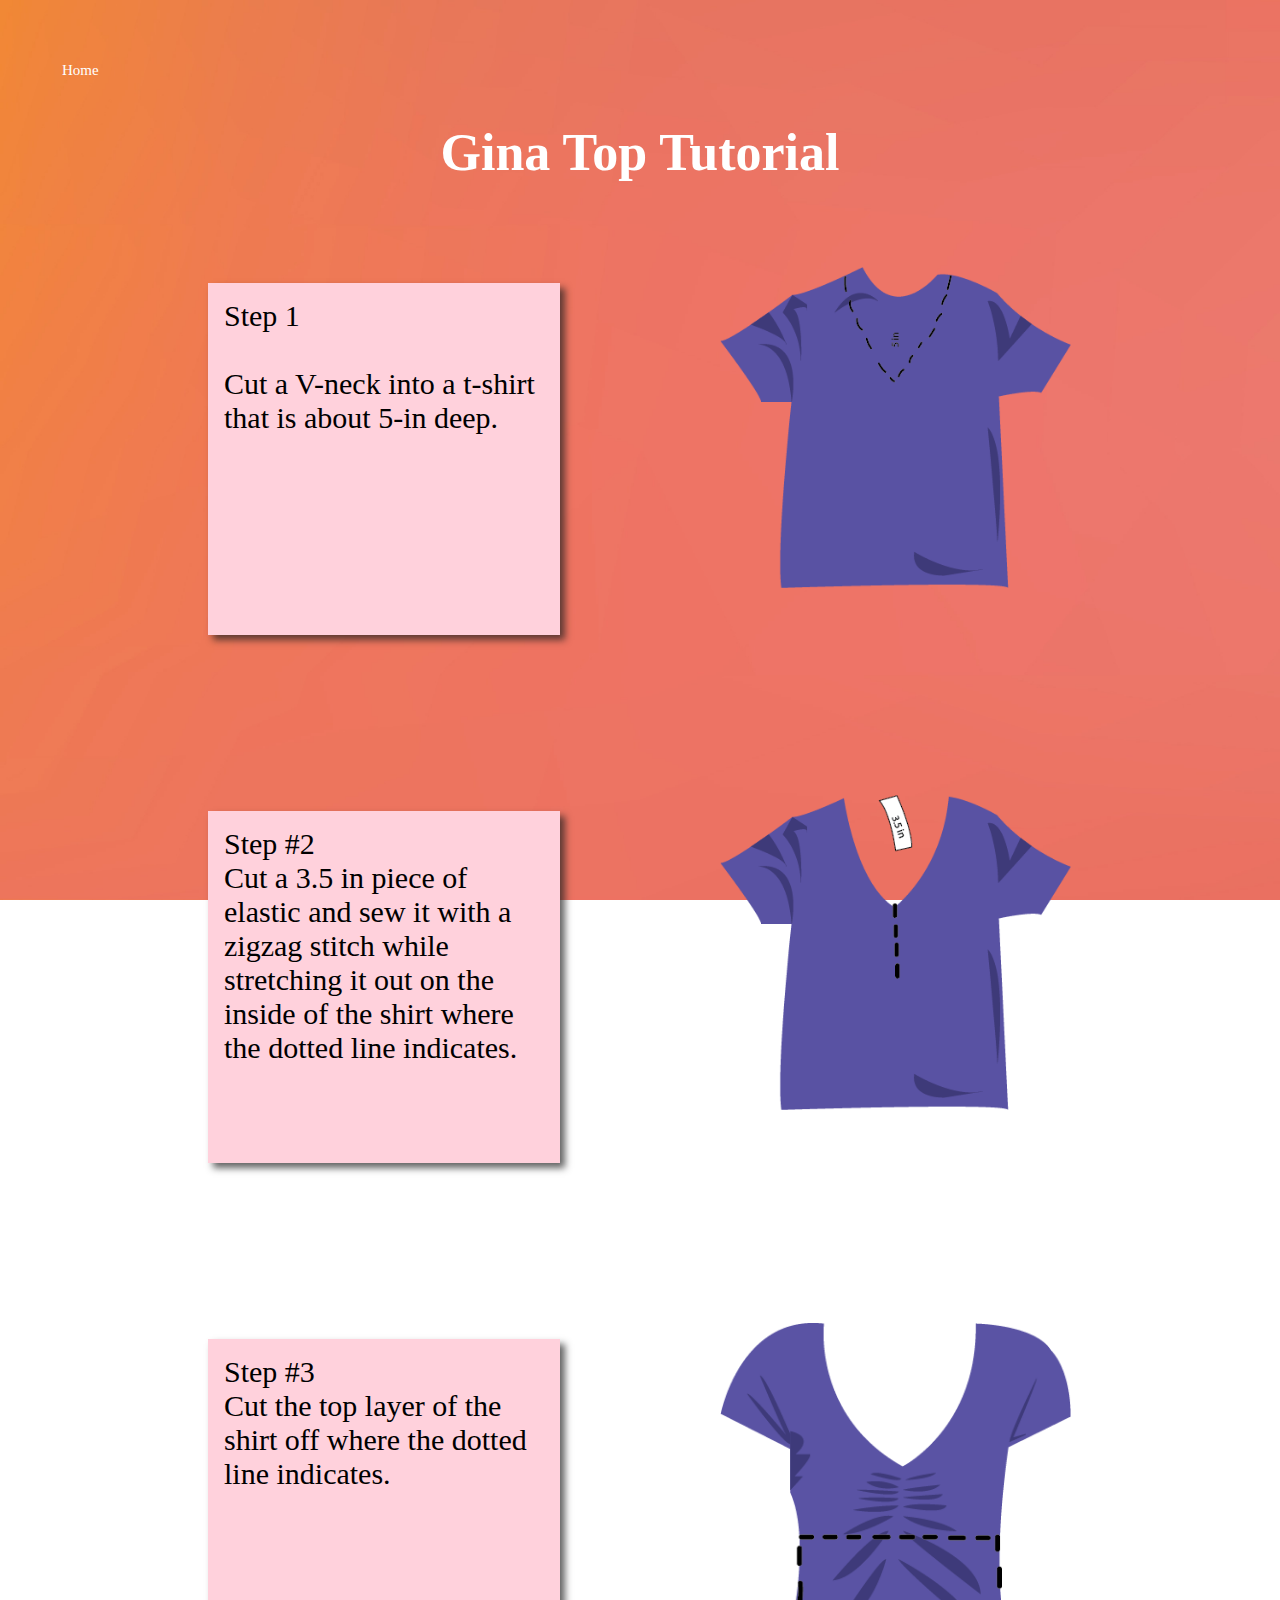
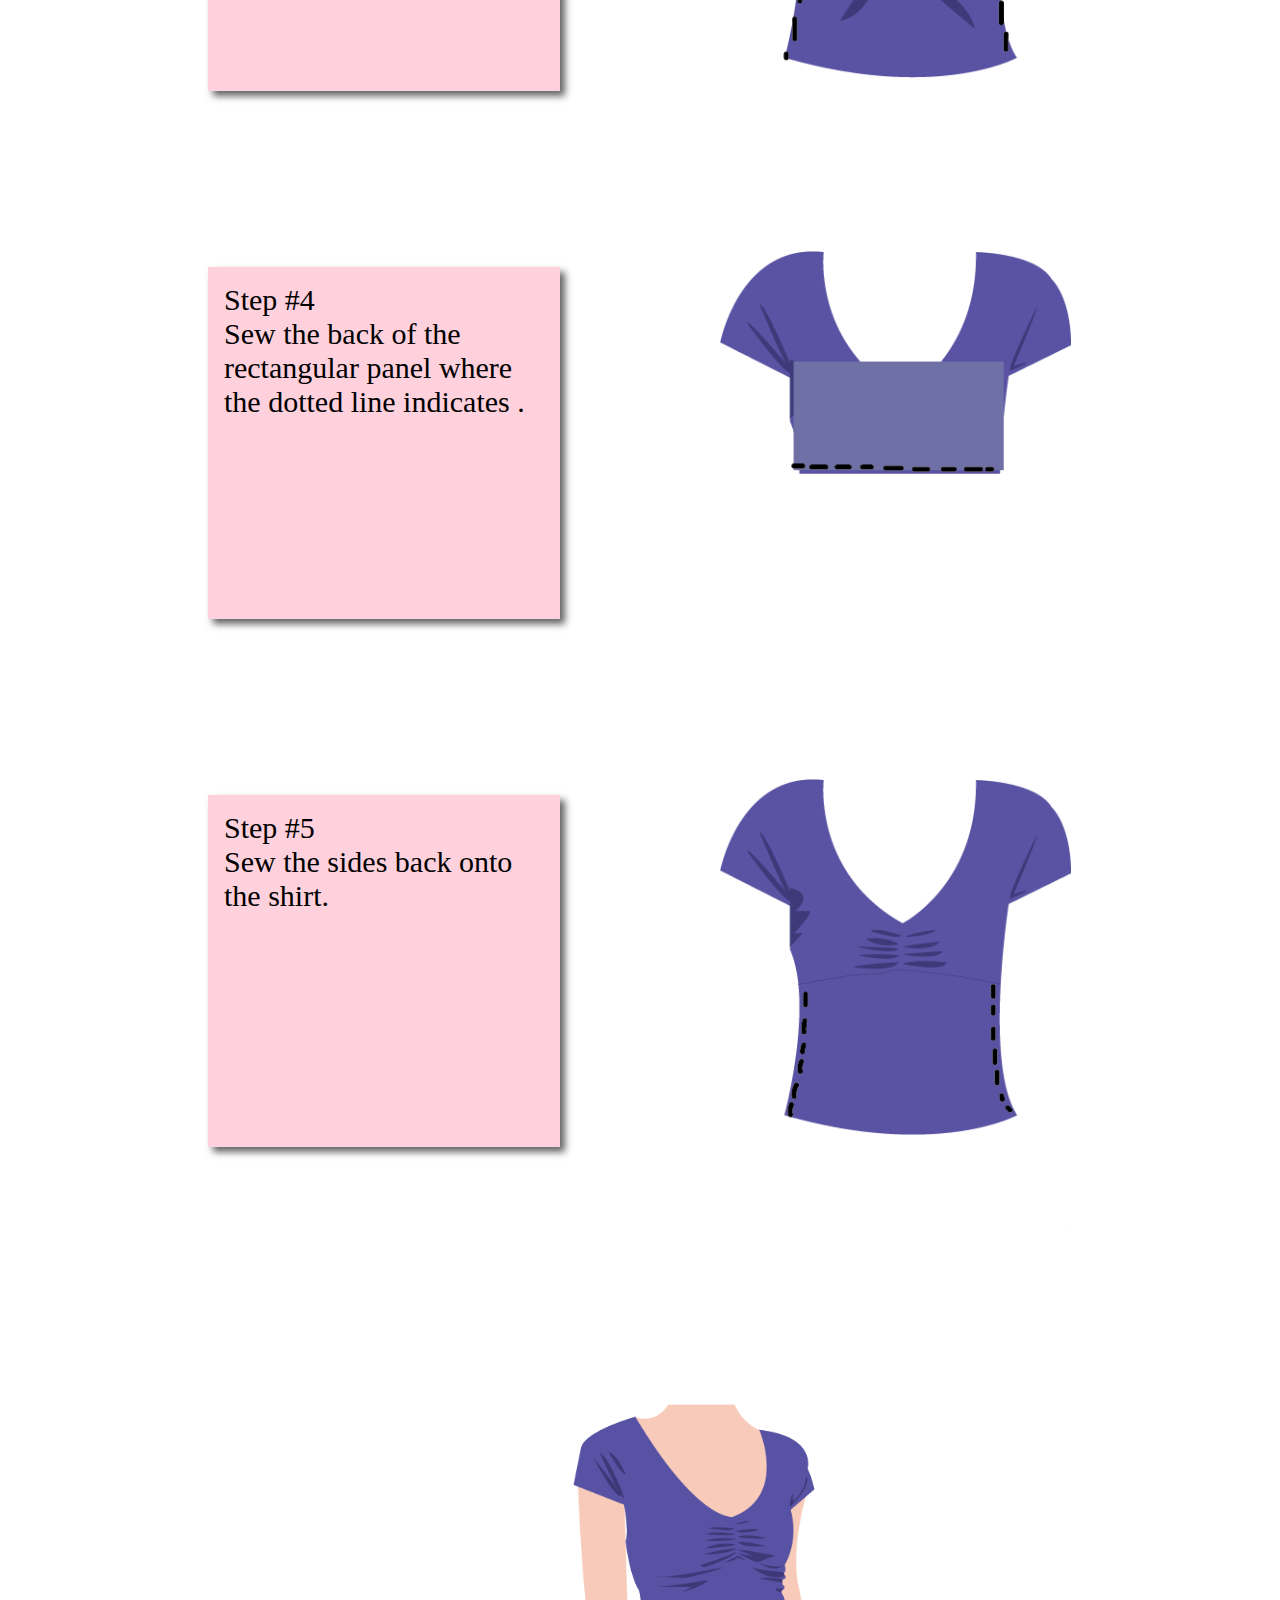
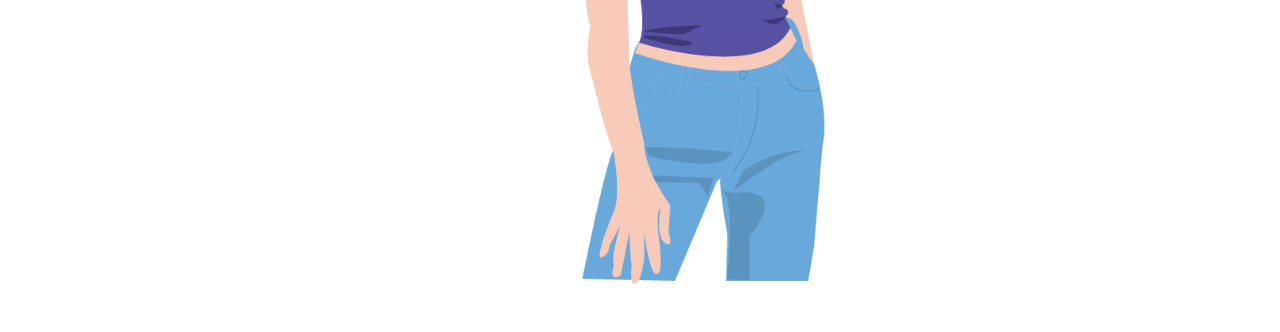
<file: ginaTutorial.html>
<html>
<div id = "navbar">
  <a href = "ThriftFlip.html">Home</a>
</div>

<title>Gina Top Tutorial</title>
<link href="ginaTutorial.css" rel="stylesheet" type="text/css">
<html>

<div id = "header">
  <h1>Gina Top Tutorial</h1>
</div>

<ul>


  <li>
    <div>
    <a href="#Step 1">
      <h2>Step 1</h2>
      <p><br>Cut a V-neck into a t-shirt that is about 5-in deep.</p>
    </a>
    </div>
  </li>

    <img src="GinaTop2.png" style="width:35%; float:center;"/>
</ul>

<ul>
  <li>
    <div>
    <a href="#Step 2">
      <h2>Step #2</h2>
      <p>Cut a 3.5 in piece of elastic and sew it with a zigzag stitch while
        stretching it out on the inside of the shirt where the dotted line indicates. </p>
    </a>
    </div>
  </li>

  <img src="GinaTop3.png" style="width:35%; float:center;"/>
  </ul>


<ul>
  <li>
    <div>
    <a href="#Step 3">
      <h2>Step #3</h2>
      <p>Cut the top layer of the shirt off where the dotted line indicates. </p>
    </a>
    </div>
  </li>
  <img src="GinaTop4.png" style="width:35%; float:center;"/>
  </ul>

<ul>
  <li>
    <div>
    <a href="#Step 4">
      <h2>Step #4</h2>
      <p>Sew the back of the rectangular panel where the dotted line indicates . </p>
    </a>
    </div>
  </li>
  <img src="GinaTop5.png" style="width:35%; float:center;"/>
  </ul>

<ul>
  <li>
    <div>
    <a href="#Step 5">
      <h2>Step #5</h2>
      <p>Sew the sides back onto the shirt. </p>
    </a>
    </div>
  </li>
  <img src="GinaTop6.png" style="width:35%; float:center;"/>
  </ul>

<div id = "gina">
  <img src="GinaTop1.png" style="width:75%; float:center;"/>
  </div>
</file>
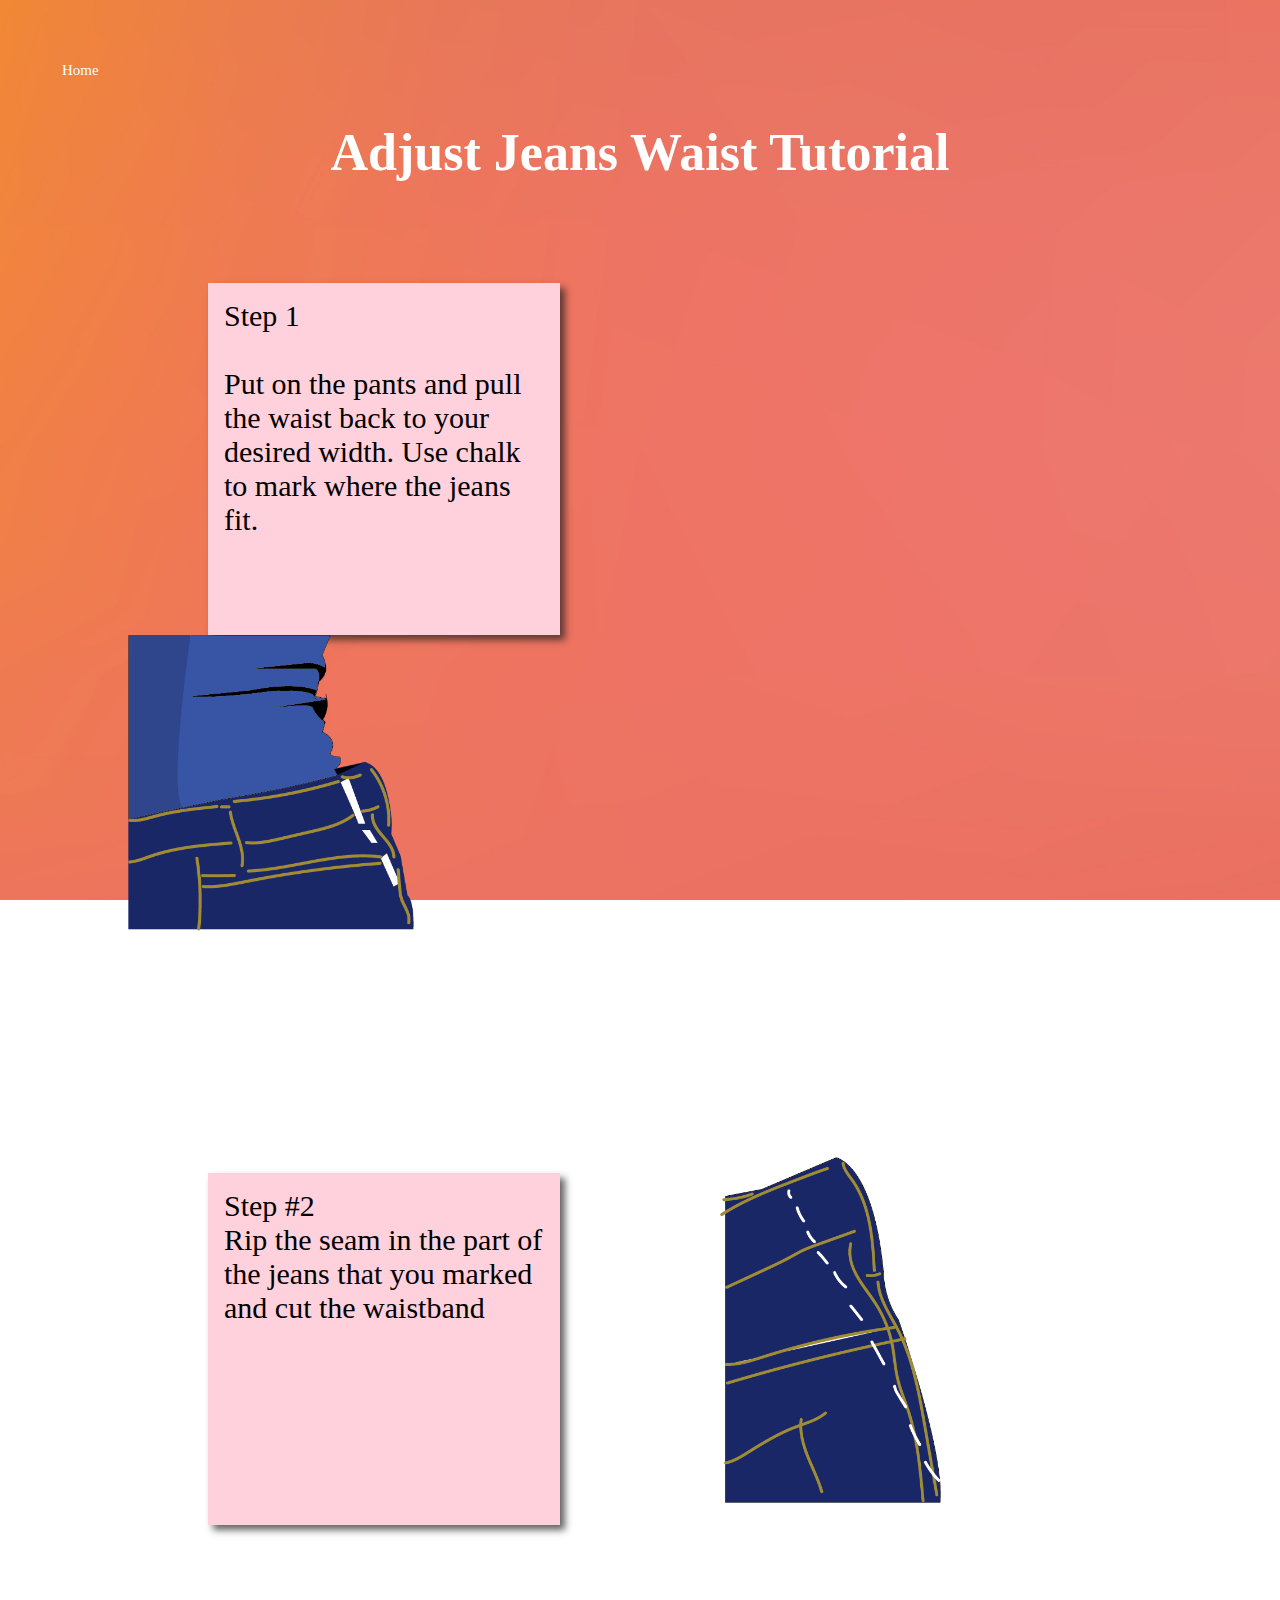
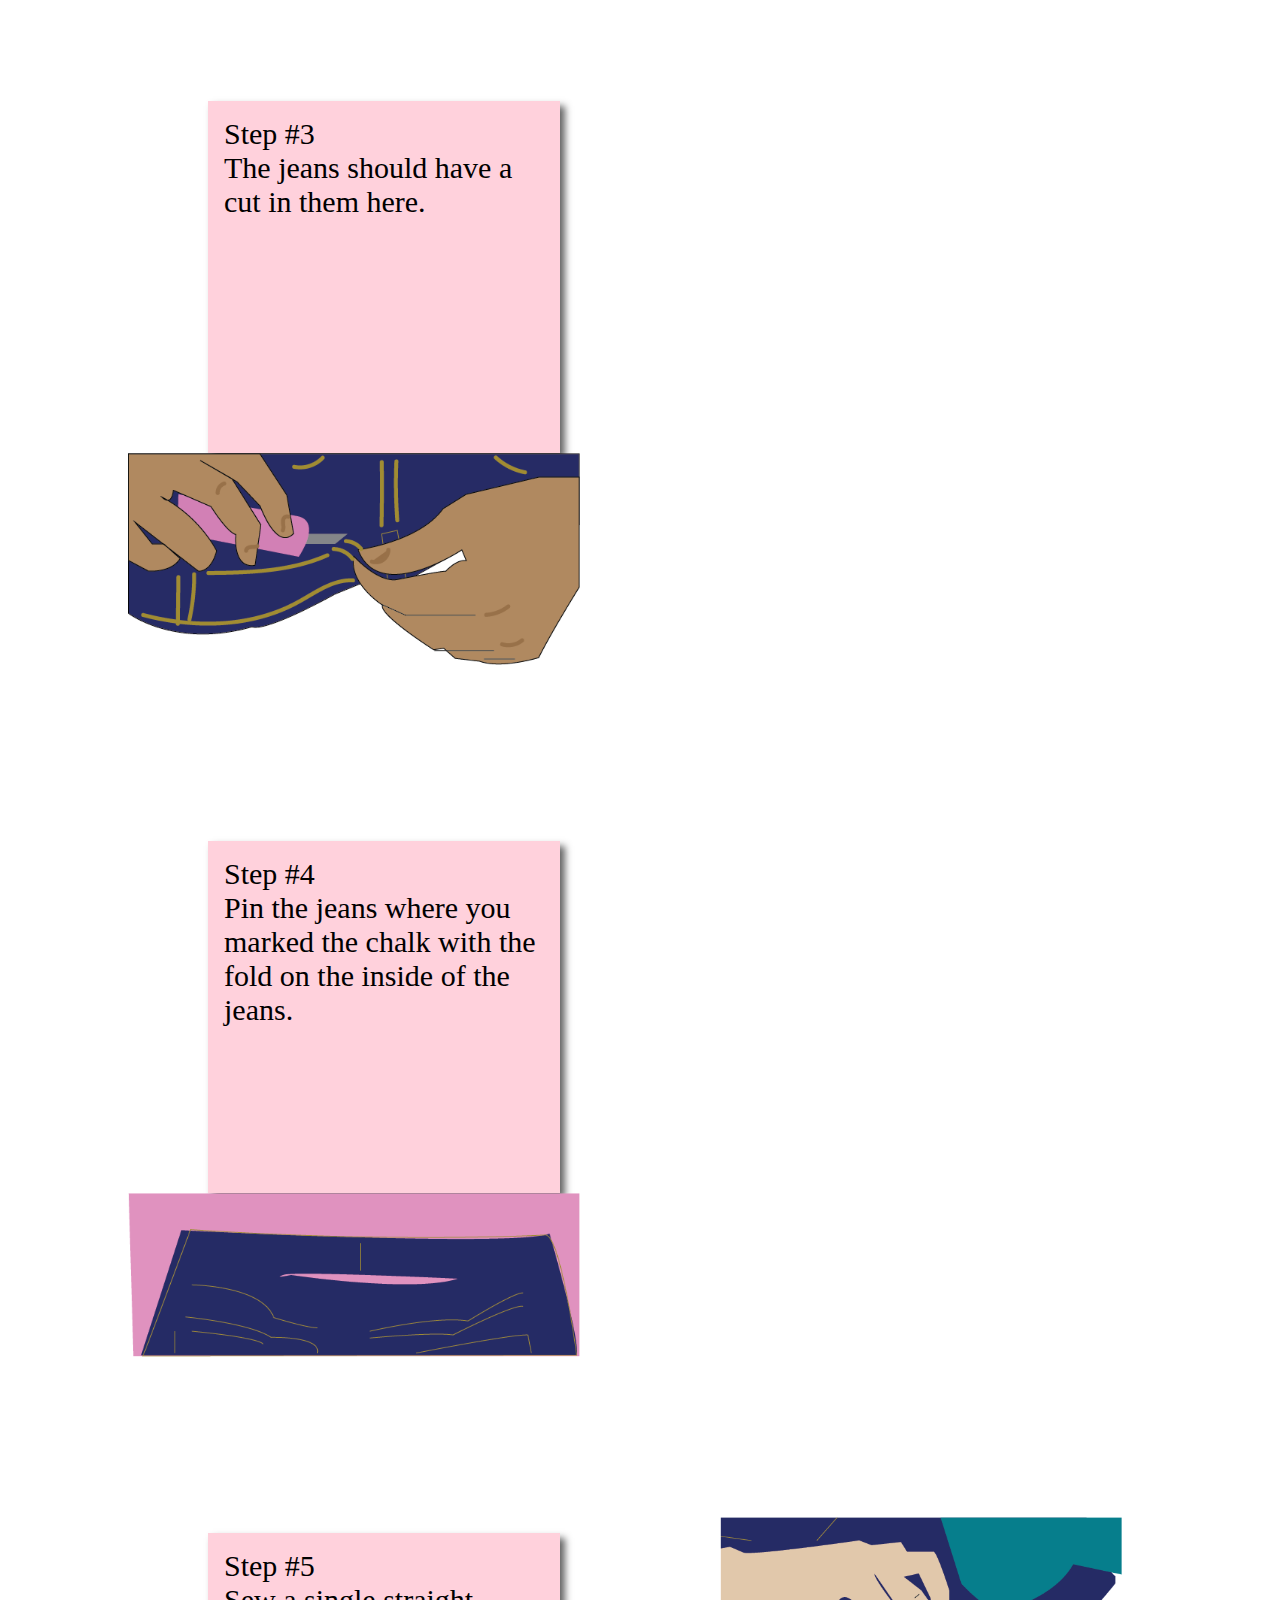
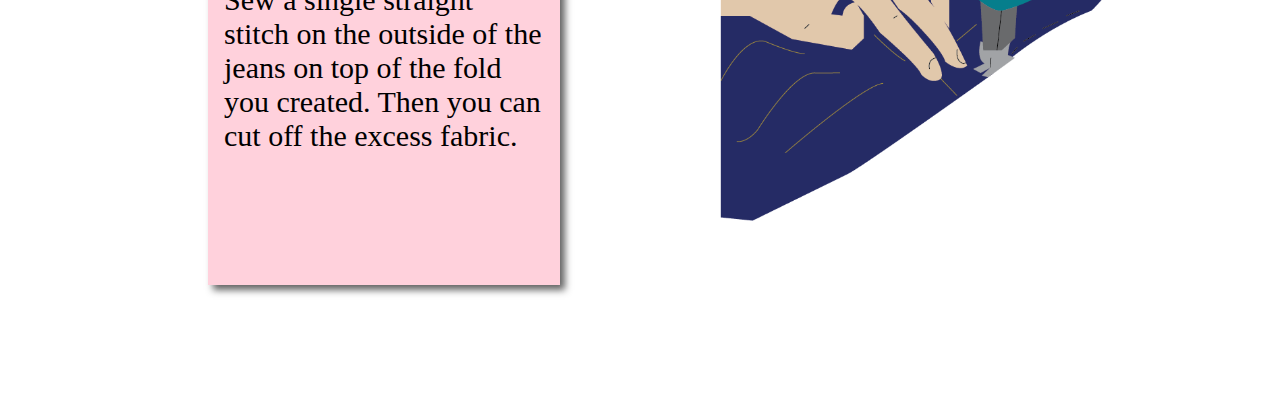
<file: jeans.html>
<html>
<div id = "navbar">
  <a href = "ThriftFlip.html">Home</a>
</div>

<title>Adjust Jeans Waist Tutorial</title>
<link href="jeans.css" rel="stylesheet" type="text/css">
<html>

<div id = "header">
  <h1>Adjust Jeans Waist Tutorial</h1>
</div>

<ul>


  <li>
    <div>
    <a href="#Step 1">
      <h2>Step 1</h2>
      <p><br>Put on the pants and pull the waist back to your desired width.
        Use chalk to mark where the jeans fit.</p>
    </a>
    </div>
  </li>

    <img src="Jeans1.png" style="width:45%; float:center;"/>
</ul>

<ul>
  <li>
    <div>
    <a href="#Step 2">
      <h2>Step #2</h2>
      <p>Rip the seam in the part of the jeans that you marked and cut the waistband </p>
    </a>
    </div>
  </li>

  <img src="Jeans2.png" style="width:22%; float:center;"/>
  </ul>


<ul>
  <li>
    <div>
    <a href="#Step 3">
      <h2>Step #3</h2>
      <p>The jeans should have a cut in them here. </p>
    </a>
    </div>
  </li>
  <img src="Jeans3.png" style="width:45%; float:center;"/>
  </ul>

<ul>
  <li>
    <div>
    <a href="#Step 4">
      <h2>Step #4</h2>
      <p>Pin the jeans where you marked the chalk with the fold on the inside of the jeans. </p>
    </a>
    </div>
  </li>
  <img src="Jeans4.png" style="width:45%; float:center;"/>
  </ul>

<ul>
  <li>
    <div>
    <a href="#Step 5">
      <h2>Step #5</h2>
      <p>Sew a single straight stitch on the outside of the jeans on top of the fold you created.
        Then you can cut off the excess fabric.  </p>
    </a>
    </div>
  </li>
  <img src="Jeans5.png" style="width:40%; float:center;"/>
  </ul>
</file>
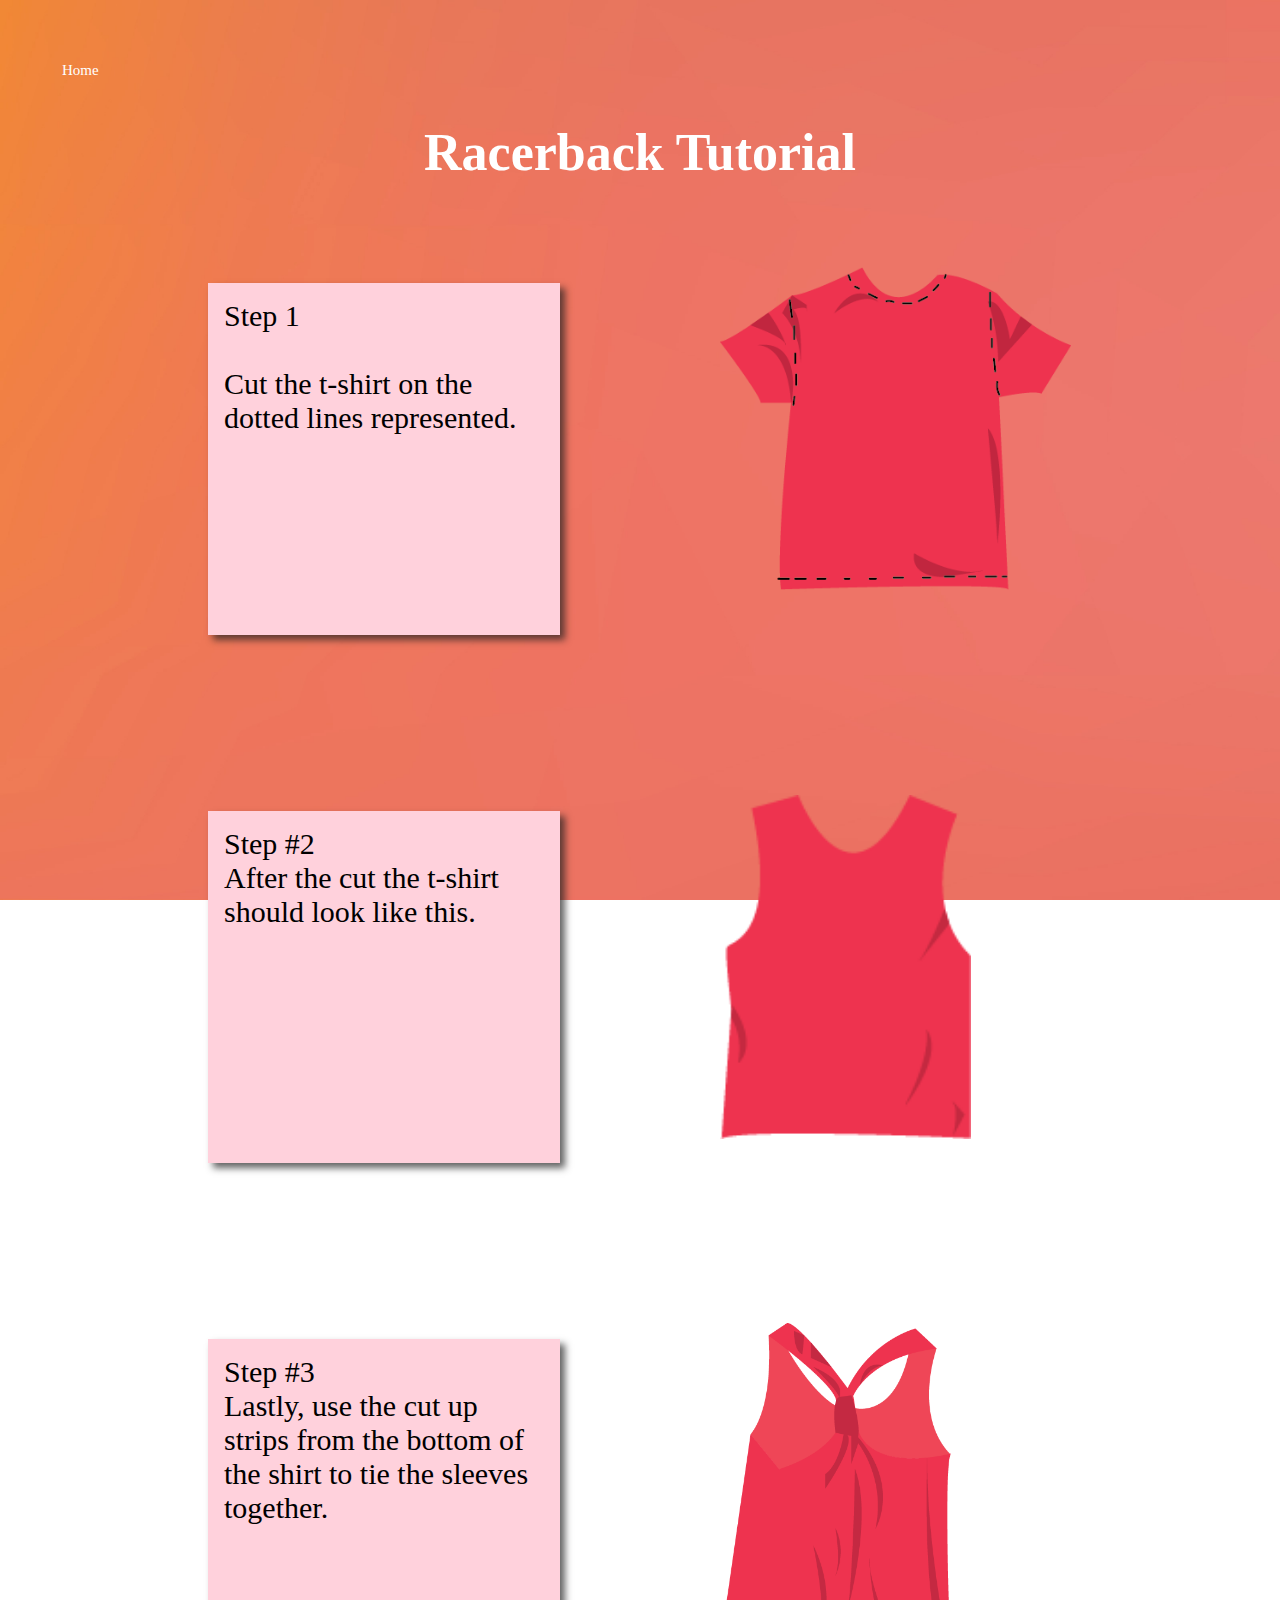
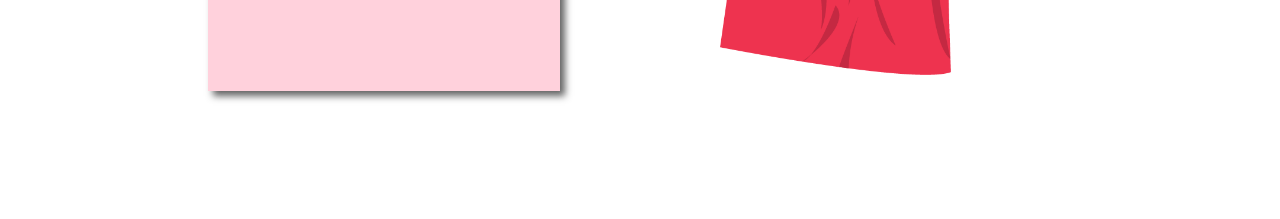
<file: racerback.html>
<html>
<div id = "navbar">
  <a href = "ThriftFlip.html">Home</a>
</div>

<title>Racerback Tutorial</title>
<link href="racerback.css" rel="stylesheet" type="text/css">
<html>

<div id = "header">
  <h1>Racerback Tutorial</h1>
</div>

<ul>


  <li>
    <div>
    <a href="#Step 1">
      <h2>Step 1</h2>
      <p><br>Cut the t-shirt on the dotted lines represented.</p>
    </a>
    </div>
  </li>

    <img src="razorback1.png" style="width:35%; float:center;"/>
</ul>

<ul>
  <li>
    <div>
    <a href="#Step 2">
      <h2>Step #2</h2>
      <p>After the cut the t-shirt should look like this. </p>
    </a>
    </div>
  </li>

  <img src="razorback2.png" style="width:25%; float:center;"/>
  </ul>


<ul>
  <li>
    <div>
    <a href="#Step 3">
      <h2>Step #3</h2>
      <p>Lastly, use the cut up strips from the bottom of the shirt to tie the sleeves together. </p>
    </a>
    </div>
  </li>
  <img src="razorback3.png" style="width:23%; float:center;"/>
  </ul>
</file>
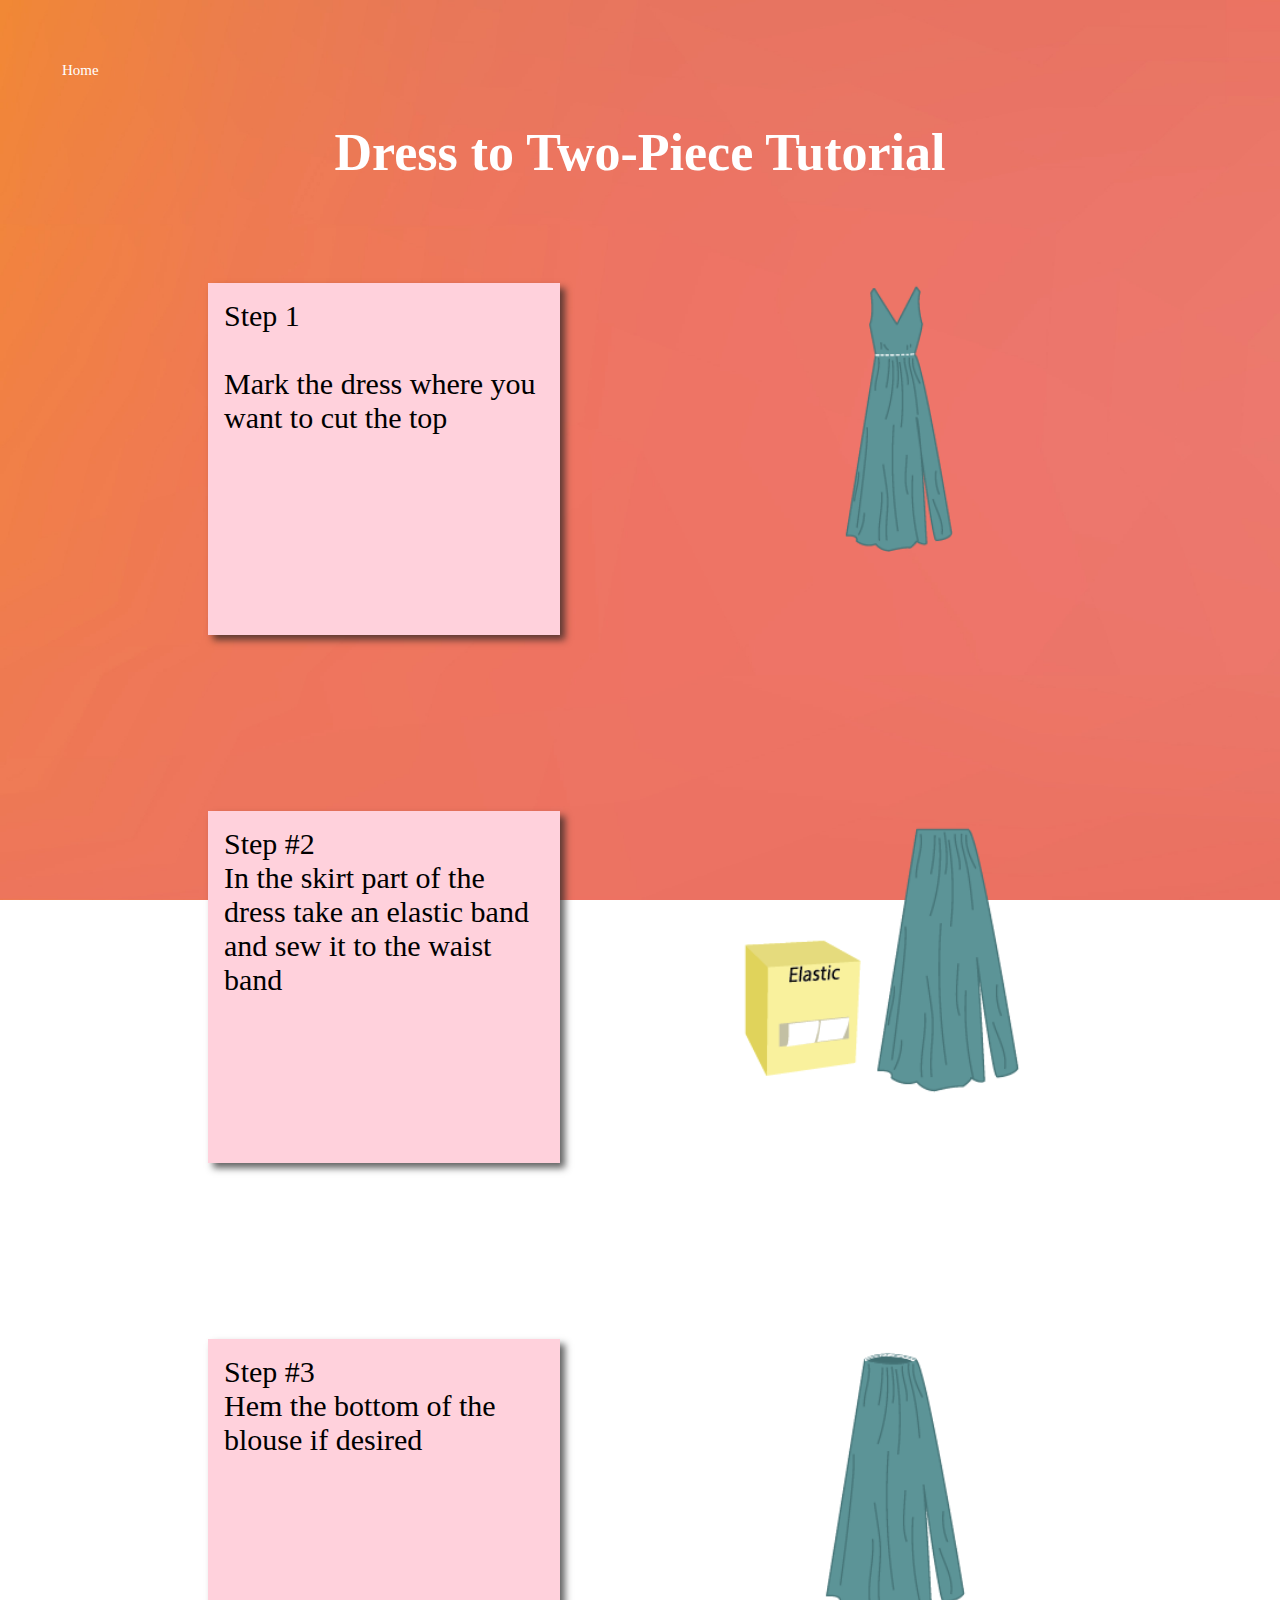
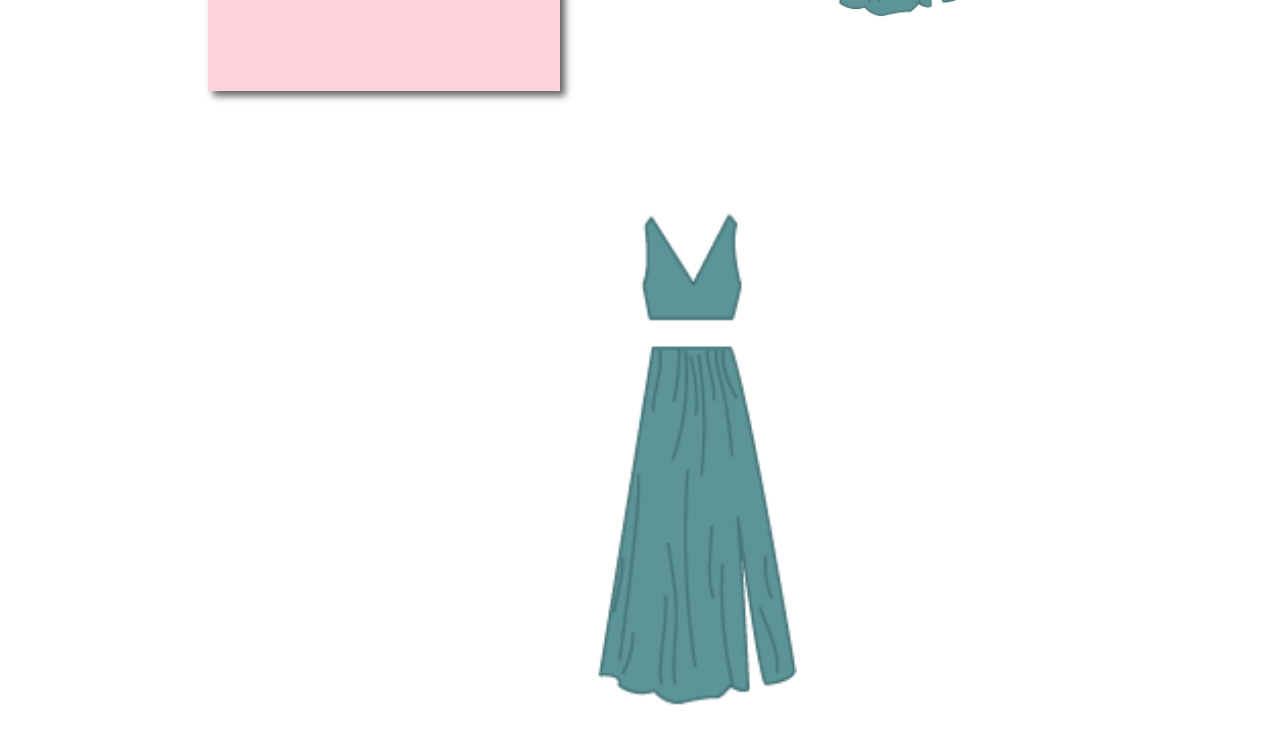
<file: twopiece.html>
<html>
<div id = "navbar">
  <a href = "ThriftFlip.html">Home</a>
</div>

<title>Dress to Two-Piece Tutorial</title>
<link href="twopiece.css" rel="stylesheet" type="text/css">
<html>

<div id = "header">
  <h1>Dress to Two-Piece Tutorial</h1>
</div>

<ul>


  <li>
    <div>
    <a href="#Step 1">
      <h2>Step 1</h2>
      <p><br>Mark the dress where you want to cut the top</p>
    </a>
    </div>
  </li>

    <img src="maxi-2.png" style="width:35%; float:center;"/>
</ul>

<ul>
  <li>
    <div>
    <a href="#Step 2">
      <h2>Step #2</h2>
      <p> In the skirt part of the dress take an elastic band and sew it to the waist band </p>
    </a>
    </div>
  </li>

  <img src="maxi2-2.png" style="width:35%; float:center;"/>
  </ul>


<ul>
  <li>
    <div>
    <a href="#Step 3">
      <h2>Step #3</h2>
      <p>Hem the bottom of the blouse if desired </p>
    </a>
    </div>
  </li>
  <img src="maxi3-2.png" style="width:35%; float:center;"/>
  </ul>

<div id = "gina">
  <img src="maxi4-2.png" style="width:75%; float:center;"/>
  </div>
</file>
<file: ginaTutorial.css>
/*background*/
html {
  background: url(gradient.jpg) no-repeat center center fixed;
  -webkit-background-size: cover;
  -moz-background-size: cover;
  -o-background-size: cover;
  background-size: cover;
}
#navbar {
  overflow: hidden;
/*  background-color: #f2f2f2;*/
  text-align: center;
}

/* Navbar links */
#navbar a {
  float: left;
  display: block;
  color: white;
  text-align: center;
  padding: 14px;
  text-decoration: none;
  font-family: Georgia, serif;
  font-size: 15px;
}
/*header */
h1{
    color: white;
    text-align: center;
    font-size: 52px;
    font-family: Georgia, serif;
    padding: 30px;
    padding-bottom: 5px;
}
h1 {
  animation-duration: 3s;
  animation-name: slidein;
}

@keyframes slidein {
  from {
    margin-right: 100%;
    width: 300%;
  }

  to {
    margin-left: 0%;
    width: 100%;
  }
}

/* Style the header */
#header {
  height = 150%;
  /*background-color: #FFBA6E;*/
}

.header{
  width: 100vw;
  height: 200vh;
  display: flex;
  align-items: center;
  justify-content: center;
  padding-bottom: 10px;
}
.center {
  display: block;
  margin-left: auto;
  margin-right: auto;
  width: 50%;
}
/*post its */

*{
  margin:0;
  padding:0;
}
body{
  font-family: Georgia, serif;
  font-size:100%;
  margin:3em;

  color:#fff;
}
h2,p{
  font-size:30px;
  font-weight:normal;
}
ul,li{
  list-style:none;
}
ul{
  overflow:hidden;
  padding:5em;
  padding-right: 100px;
}
ul li a{
  text-decoration:none;
  color:#000;
  background:#FFBA6E;
  display: block;
  height:10em;
  width:10em;
  padding:6em;
}
ul li{
  margin-top:1em;
  margin-left:5em;
  margin-right:10em;
  float:left;
}

/*shadows*/

ul li a{
  text-decoration:none;
  color:#000;
  background:#FFBA6E;
  display:block;
  height:10em;
  width:10em;
  padding:1em;
  /* Firefox */
  -moz-box-shadow:5px 5px 7px rgba(33,33,33,1);
  /* Safari+Chrome */
  -webkit-box-shadow: 5px 5px 7px rgba(33,33,33,.7);
  /* Opera */
  box-shadow: 5px 5px 7px rgba(33,33,33,.7);
}

/*tilt*/

ul li:nth-child(even) a{
  -o-transform:rotate(4deg);
  -webkit-transform:rotate(4deg);
  -moz-transform:rotate(4deg);
  position:relative;
  top:5px;
}
ul li:nth-child(3n) a{
  -o-transform:rotate(-3deg);
  -webkit-transform:rotate(-3deg);
  -moz-transform:rotate(-3deg);
  position:relative;
  top:-5px;
}
ul li:nth-child(5n) a{
  -o-transform:rotate(5deg);
  -webkit-transform:rotate(5deg);
  -moz-transform:rotate(5deg);
  position:relative;
  top:-10px;
}

ul li a:hover,ul li a:focus{
  -moz-box-shadow:10px 10px 7px rgba(0,0,0,.7);
  -webkit-box-shadow: 10px 10px 7px rgba(0,0,0,.7);
  box-shadow:10px 10px 7px rgba(0,0,0,.7);
  -webkit-transform: scale(1.25);
  -moz-transform: scale(1.25);
  -o-transform: scale(1.25);
  position:relative;
  z-index:5;
}

ul li a{
  text-decoration:none;
  color:#000;
  background:#ffd1dc;
  display:block;
  height:20em;
  width:20em;
  padding:1em;
  -moz-box-shadow:5px 5px 7px rgba(33,33,33,1);
  -webkit-box-shadow: 5px 5px 7px rgba(33,33,33,.7);
  box-shadow: 5px 5px 7px rgba(33,33,33,.7);
  -moz-transition:-moz-transform .15s linear;
  -o-transition:-o-transform .15s linear;
  -webkit-transition:-webkit-transform .15s linear;
}

#gina{
  padding-left: 525px;
}
</file>
<file: jeans.css>
/*background*/
html {
  background: url(gradient.jpg) no-repeat center center fixed;
  -webkit-background-size: cover;
  -moz-background-size: cover;
  -o-background-size: cover;
  background-size: cover;
}
#navbar {
  overflow: hidden;
/*  background-color: #f2f2f2;*/
  text-align: center;
}

/* Navbar links */
#navbar a {
  float: left;
  display: block;
  color: white;
  text-align: center;
  padding: 14px;
  text-decoration: none;
  font-family: Georgia, serif;
  font-size: 15px;
}
/*header */
h1{
    color: white;
    text-align: center;
    font-size: 52px;
    font-family: Georgia, serif;
    padding: 30px;
    padding-bottom: 5px;
}
h1 {
  animation-duration: 3s;
  animation-name: slidein;
}

@keyframes slidein {
  from {
    margin-right: 100%;
    width: 300%;
  }

  to {
    margin-left: 0%;
    width: 100%;
  }
}

/* Style the header */
#header {
  height = 150%;
  /*background-color: #FFBA6E;*/
}

.header{
  width: 100vw;
  height: 200vh;
  display: flex;
  align-items: center;
  justify-content: center;
  padding-bottom: 10px;
}
.center {
  display: block;
  margin-left: auto;
  margin-right: auto;
  width: 50%;
}
/*post its */

*{
  margin:0;
  padding:0;
}
body{
  font-family: Georgia, serif;
  font-size:100%;
  margin:3em;

  color:#fff;
}
h2,p{
  font-size:30px;
  font-weight:normal;
}
ul,li{
  list-style:none;
}
ul{
  overflow:hidden;
  padding:5em;
  padding-right: 100px;
}
ul li a{
  text-decoration:none;
  color:#000;
  background:#FFBA6E;
  display: block;
  height:10em;
  width:10em;
  padding:6em;
}
ul li{
  margin-top:1em;
  margin-left:5em;
  margin-right:10em;
  float:left;
}

/*shadows*/

ul li a{
  text-decoration:none;
  color:#000;
  background:#FFBA6E;
  display:block;
  height:10em;
  width:10em;
  padding:1em;
  /* Firefox */
  -moz-box-shadow:5px 5px 7px rgba(33,33,33,1);
  /* Safari+Chrome */
  -webkit-box-shadow: 5px 5px 7px rgba(33,33,33,.7);
  /* Opera */
  box-shadow: 5px 5px 7px rgba(33,33,33,.7);
}

/*tilt*/

ul li:nth-child(even) a{
  -o-transform:rotate(4deg);
  -webkit-transform:rotate(4deg);
  -moz-transform:rotate(4deg);
  position:relative;
  top:5px;
}
ul li:nth-child(3n) a{
  -o-transform:rotate(-3deg);
  -webkit-transform:rotate(-3deg);
  -moz-transform:rotate(-3deg);
  position:relative;
  top:-5px;
}
ul li:nth-child(5n) a{
  -o-transform:rotate(5deg);
  -webkit-transform:rotate(5deg);
  -moz-transform:rotate(5deg);
  position:relative;
  top:-10px;
}

ul li a:hover,ul li a:focus{
  -moz-box-shadow:10px 10px 7px rgba(0,0,0,.7);
  -webkit-box-shadow: 10px 10px 7px rgba(0,0,0,.7);
  box-shadow:10px 10px 7px rgba(0,0,0,.7);
  -webkit-transform: scale(1.25);
  -moz-transform: scale(1.25);
  -o-transform: scale(1.25);
  position:relative;
  z-index:5;
}

ul li a{
  text-decoration:none;
  color:#000;
  background:#ffd1dc;
  display:block;
  height:20em;
  width:20em;
  padding:1em;
  -moz-box-shadow:5px 5px 7px rgba(33,33,33,1);
  -webkit-box-shadow: 5px 5px 7px rgba(33,33,33,.7);
  box-shadow: 5px 5px 7px rgba(33,33,33,.7);
  -moz-transition:-moz-transform .15s linear;
  -o-transition:-o-transform .15s linear;
  -webkit-transition:-webkit-transform .15s linear;
}

#gina{
  padding-left: 525px;
}
</file>
<file: racerback.css>
/*background*/
html {
  background: url(gradient.jpg) no-repeat center center fixed;
  -webkit-background-size: cover;
  -moz-background-size: cover;
  -o-background-size: cover;
  background-size: cover;
}
#navbar {
  overflow: hidden;
/*  background-color: #f2f2f2;*/
  text-align: center;
}

/* Navbar links */
#navbar a {
  float: left;
  display: block;
  color: white;
  text-align: center;
  padding: 14px;
  text-decoration: none;
  font-family: Georgia, serif;
  font-size: 15px;
}
/*header */
h1{
    color: white;
    text-align: center;
    font-size: 52px;
    font-family: Georgia, serif;
    padding: 30px;
    padding-bottom: 5px;
}
h1 {
  animation-duration: 3s;
  animation-name: slidein;
}

@keyframes slidein {
  from {
    margin-right: 100%;
    width: 300%;
  }

  to {
    margin-left: 0%;
    width: 100%;
  }
}

/* Style the header */
#header {
  height = 150%;
  /*background-color: #FFBA6E;*/
}

.header{
  width: 100vw;
  height: 200vh;
  display: flex;
  align-items: center;
  justify-content: center;
  padding-bottom: 10px;
}
.center {
  display: block;
  margin-left: auto;
  margin-right: auto;
  width: 50%;
}
/*post its */

*{
  margin:0;
  padding:0;
}
body{
  font-family: Georgia, serif;
  font-size:100%;
  margin:3em;

  color:#fff;
}
h2,p{
  font-size:30px;
  font-weight:normal;
}
ul,li{
  list-style:none;
}
ul{
  overflow:hidden;
  padding:5em;
  padding-right: 100px;
}
ul li a{
  text-decoration:none;
  color:#000;
  background:#FFBA6E;
  display: block;
  height:10em;
  width:10em;
  padding:6em;
}
ul li{
  margin-top:1em;
  margin-left:5em;
  margin-right:10em;
  float:left;
}

/*shadows*/

ul li a{
  text-decoration:none;
  color:#000;
  background:#FFBA6E;
  display:block;
  height:10em;
  width:10em;
  padding:1em;
  /* Firefox */
  -moz-box-shadow:5px 5px 7px rgba(33,33,33,1);
  /* Safari+Chrome */
  -webkit-box-shadow: 5px 5px 7px rgba(33,33,33,.7);
  /* Opera */
  box-shadow: 5px 5px 7px rgba(33,33,33,.7);
}

/*tilt*/

ul li:nth-child(even) a{
  -o-transform:rotate(4deg);
  -webkit-transform:rotate(4deg);
  -moz-transform:rotate(4deg);
  position:relative;
  top:5px;
}
ul li:nth-child(3n) a{
  -o-transform:rotate(-3deg);
  -webkit-transform:rotate(-3deg);
  -moz-transform:rotate(-3deg);
  position:relative;
  top:-5px;
}
ul li:nth-child(5n) a{
  -o-transform:rotate(5deg);
  -webkit-transform:rotate(5deg);
  -moz-transform:rotate(5deg);
  position:relative;
  top:-10px;
}

ul li a:hover,ul li a:focus{
  -moz-box-shadow:10px 10px 7px rgba(0,0,0,.7);
  -webkit-box-shadow: 10px 10px 7px rgba(0,0,0,.7);
  box-shadow:10px 10px 7px rgba(0,0,0,.7);
  -webkit-transform: scale(1.25);
  -moz-transform: scale(1.25);
  -o-transform: scale(1.25);
  position:relative;
  z-index:5;
}

ul li a{
  text-decoration:none;
  color:#000;
  background:#ffd1dc;
  display:block;
  height:20em;
  width:20em;
  padding:1em;
  -moz-box-shadow:5px 5px 7px rgba(33,33,33,1);
  -webkit-box-shadow: 5px 5px 7px rgba(33,33,33,.7);
  box-shadow: 5px 5px 7px rgba(33,33,33,.7);
  -moz-transition:-moz-transform .15s linear;
  -o-transition:-o-transform .15s linear;
  -webkit-transition:-webkit-transform .15s linear;
}

#gina{
  padding-left: 525px;
}
</file>
<file: twopiece.css>
/*background*/
html {
  background: url(gradient.jpg) no-repeat center center fixed;
  -webkit-background-size: cover;
  -moz-background-size: cover;
  -o-background-size: cover;
  background-size: cover;
}
#navbar {
  overflow: hidden;
/*  background-color: #f2f2f2;*/
  text-align: center;
}

/* Navbar links */
#navbar a {
  float: left;
  display: block;
  color: white;
  text-align: center;
  padding: 14px;
  text-decoration: none;
  font-family: Georgia, serif;
  font-size: 15px;
}
/*header */
h1{
    color: white;
    text-align: center;
    font-size: 52px;
    font-family: Georgia, serif;
    padding: 30px;
    padding-bottom: 5px;
}
h1 {
  animation-duration: 3s;
  animation-name: slidein;
}

@keyframes slidein {
  from {
    margin-right: 100%;
    width: 300%;
  }

  to {
    margin-left: 0%;
    width: 100%;
  }
}

/* Style the header */
#header {
  height = 150%;
  /*background-color: #FFBA6E;*/
}

.header{
  width: 100vw;
  height: 200vh;
  display: flex;
  align-items: center;
  justify-content: center;
  padding-bottom: 10px;
}
.center {
  display: block;
  margin-left: auto;
  margin-right: auto;
  width: 50%;
}
/*post its */

*{
  margin:0;
  padding:0;
}
body{
  font-family: Georgia, serif;
  font-size:100%;
  margin:3em;

  color:#fff;
}
h2,p{
  font-size:30px;
  font-weight:normal;
}
ul,li{
  list-style:none;
}
ul{
  overflow:hidden;
  padding:5em;
  padding-right: 100px;
}
ul li a{
  text-decoration:none;
  color:#000;
  background:#FFBA6E;
  display: block;
  height:10em;
  width:10em;
  padding:6em;
}
ul li{
  margin-top:1em;
  margin-left:5em;
  margin-right:10em;
  float:left;
}

/*shadows*/

ul li a{
  text-decoration:none;
  color:#000;
  background:#FFBA6E;
  display:block;
  height:10em;
  width:10em;
  padding:1em;
  /* Firefox */
  -moz-box-shadow:5px 5px 7px rgba(33,33,33,1);
  /* Safari+Chrome */
  -webkit-box-shadow: 5px 5px 7px rgba(33,33,33,.7);
  /* Opera */
  box-shadow: 5px 5px 7px rgba(33,33,33,.7);
}

/*tilt*/

ul li:nth-child(even) a{
  -o-transform:rotate(4deg);
  -webkit-transform:rotate(4deg);
  -moz-transform:rotate(4deg);
  position:relative;
  top:5px;
}
ul li:nth-child(3n) a{
  -o-transform:rotate(-3deg);
  -webkit-transform:rotate(-3deg);
  -moz-transform:rotate(-3deg);
  position:relative;
  top:-5px;
}
ul li:nth-child(5n) a{
  -o-transform:rotate(5deg);
  -webkit-transform:rotate(5deg);
  -moz-transform:rotate(5deg);
  position:relative;
  top:-10px;
}

ul li a:hover,ul li a:focus{
  -moz-box-shadow:10px 10px 7px rgba(0,0,0,.7);
  -webkit-box-shadow: 10px 10px 7px rgba(0,0,0,.7);
  box-shadow:10px 10px 7px rgba(0,0,0,.7);
  -webkit-transform: scale(1.25);
  -moz-transform: scale(1.25);
  -o-transform: scale(1.25);
  position:relative;
  z-index:5;
}

ul li a{
  text-decoration:none;
  color:#000;
  background:#ffd1dc;
  display:block;
  height:20em;
  width:20em;
  padding:1em;
  -moz-box-shadow:5px 5px 7px rgba(33,33,33,1);
  -webkit-box-shadow: 5px 5px 7px rgba(33,33,33,.7);
  box-shadow: 5px 5px 7px rgba(33,33,33,.7);
  -moz-transition:-moz-transform .15s linear;
  -o-transition:-o-transform .15s linear;
  -webkit-transition:-webkit-transform .15s linear;
}

#gina{
  padding-left: 340px;
}
</file>
